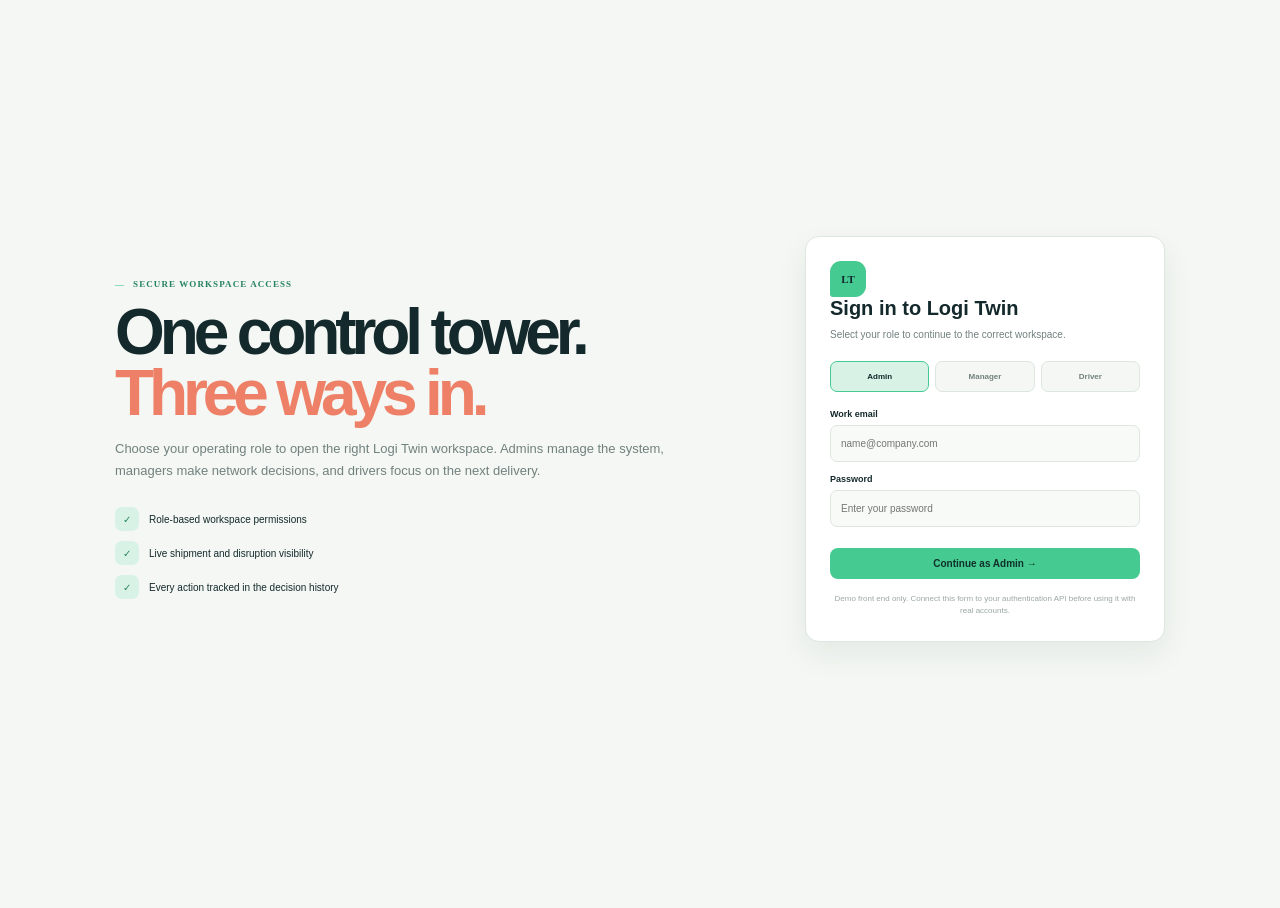
<file: frontend/index.html>
<!doctype html>
<html lang="en">
  <head>
    <meta charset="UTF-8" />
    <meta name="viewport" content="width=device-width,initial-scale=1" />
    <meta http-equiv="refresh" content="0; url=dashboard.html" />
    <title>Logi Twin AI</title>
    <link rel="stylesheet" href="css/style.css" />
  </head>
  <body>
    <p style="padding: 2rem; font-family: Arial">
      Opening Logi Twin dashboard… <a href="dashboard.html">Continue</a>
    </p>
  </body>
</html>
</file>
<file: frontend/css/style.css>
:root {
  --bg: #f4f7f3;
  --card: #fff;
  --ink: #14292c;
  --muted: #71817f;
  --line: #dde7df;
  --navy: #102a2e;
  --mint: #45ca91;
  --mint-soft: #d8f3e6;
  --coral: #ed8066;
  --coral-soft: #ffe7df;
  --amber: #e7af54;
  --amber-soft: #fff1d6;
  --blue-soft: #e4f2f9;
  --shadow: 0 12px 32px rgba(19, 54, 48, 0.07);
}
* {
  box-sizing: border-box;
}
body {
  margin: 0;
  background: var(--bg);
  color: var(--ink);
  font-family: "DM Sans", sans-serif;
}
a {
  color: inherit;
  text-decoration: none;
}
button,
input,
select {
  font: inherit;
}
button {
  cursor: pointer;
}
button:focus-visible,
input:focus-visible,
select:focus-visible {
  outline: 3px solid #9be5c5;
  outline-offset: 2px;
}
.app {
  min-height: 100vh;
  display: flex;
}
.sidebar {
  position: fixed;
  inset: 0 auto 0 0;
  width: 258px;
  padding: 26px 15px;
  color: #dcece7;
  background: var(--navy);
  overflow: auto;
}
.brand {
  display: flex;
  align-items: center;
  gap: 10px;
  padding: 0 10px 28px;
}
.mark {
  display: grid;
  place-items: center;
  width: 36px;
  height: 36px;
  color: var(--navy);
  background: var(--mint);
  border-radius: 11px 11px 11px 3px;
  font: 700 11px "Space Mono";
}
.brand strong {
  display: block;
  color: #f1fbf5;
  font-size: 16px;
}
.brand small {
  display: block;
  margin-top: 4px;
  color: #7fa29a;
  font: 8px "Space Mono";
  letter-spacing: 0.08em;
  text-transform: uppercase;
}
.workspace {
  display: flex;
  align-items: center;
  gap: 9px;
  padding: 10px;
  margin: 0 3px 27px;
  background: #ffffff12;
  border: 1px solid #ffffff18;
  border-radius: 11px;
}
.workspace-badge {
  display: grid;
  place-items: center;
  width: 29px;
  height: 29px;
  color: var(--navy);
  background: #e8c36d;
  border-radius: 8px 8px 8px 2px;
  font-weight: 700;
}
.workspace div:nth-child(2) {
  flex: 1;
}
.workspace strong {
  display: block;
  font-size: 11px;
}
.workspace small {
  display: block;
  margin-top: 3px;
  color: #82a29a;
  font-size: 8px;
}
.nav-title {
  padding: 0 11px 10px;
  color: #6a9188;
  font: 9px "Space Mono";
  letter-spacing: 0.13em;
  text-transform: uppercase;
}
.nav-title.space {
  margin-top: 27px;
}
.nav {
  display: grid;
  gap: 3px;
}
.nav a {
  display: flex;
  align-items: center;
  gap: 10px;
  padding: 11px;
  color: #a7c0b8;
  border-radius: 9px;
}
.nav a:hover {
  color: white;
  background: #ffffff12;
}
.nav a.active {
  color: #10302b;
  background: var(--mint);
  font-weight: 700;
}
.nav-copy {
  flex: 1;
}
.nav-copy strong {
  display: block;
  font-size: 11px;
}
.nav-copy small {
  display: block;
  margin-top: 4px;
  color: #71918a;
  font-size: 8px;
}
.nav a.active small {
  color: #43806a;
}
.count {
  display: grid;
  place-items: center;
  width: 19px;
  height: 19px;
  color: #ffe6dd;
  background: #ed806644;
  border-radius: 50%;
  font: 8px "Space Mono";
}
.side-status {
  display: flex;
  gap: 9px;
  padding: 13px 11px;
  margin-top: 25px;
  background: #ffffff12;
  border: 1px solid #ffffff14;
  border-radius: 11px;
}
.pulse {
  width: 8px;
  height: 8px;
  margin-top: 4px;
  background: var(--mint);
  border-radius: 50%;
  box-shadow: 0 0 0 4px #45ca9120;
}
.side-status strong {
  display: block;
  font-size: 10px;
}
.side-status small {
  display: block;
  margin-top: 4px;
  color: #82a29a;
  font-size: 8px;
}
.side-footer {
  display: flex;
  justify-content: space-between;
  padding: 13px 7px 0;
  margin-top: 14px;
  border-top: 1px solid #ffffff18;
  color: #6b8c83;
  font: 8px "Space Mono";
}
.main {
  width: calc(100% - 258px);
  margin-left: 258px;
}
.topbar {
  display: flex;
  justify-content: space-between;
  align-items: center;
  min-height: 72px;
  padding: 0 clamp(22px, 4vw, 64px);
  border-bottom: 1px solid var(--line);
}
.crumb {
  display: flex;
  gap: 8px;
  color: #a5b0ad;
  font: 10px "Space Mono";
}
.crumb strong {
  color: var(--ink);
}
.top-actions {
  display: flex;
  align-items: center;
  gap: 9px;
}
.search input {
  width: 205px;
  height: 35px;
  padding: 0 11px;
  border: 1px solid var(--line);
  border-radius: 9px;
}
.avatar {
  display: grid;
  place-items: center;
  width: 30px;
  height: 30px;
  color: var(--navy);
  background: #e6c675;
  border-radius: 9px 9px 9px 2px;
  font-size: 9px;
  font-weight: 700;
}
.user small {
  display: block;
  margin-top: 3px;
  color: #a5b0ad;
  font-size: 8px;
}
.menu {
  display: none;
}
.page {
  max-width: 1500px;
  padding: 25px clamp(22px, 4vw, 64px) 55px;
  margin: auto;
}
.banner {
  display: flex;
  justify-content: space-between;
  gap: 12px;
  padding: 10px 13px;
  color: #795a2e;
  background: #fff3d8;
  border: 1px solid #f1dfb9;
  border-radius: 10px;
  font-size: 10px;
}
.hero {
  display: flex;
  justify-content: space-between;
  align-items: end;
  gap: 30px;
  padding: 45px 0 30px;
}
.eyebrow {
  color: #258260;
  font: 700 9px "Space Mono";
  letter-spacing: 0.12em;
  text-transform: uppercase;
}
.eyebrow:before {
  content: "—";
  margin-right: 8px;
  color: var(--mint);
}
h1 {
  margin: 13px 0;
  max-width: 650px;
  font-size: clamp(42px, 5vw, 68px);
  line-height: 0.96;
  letter-spacing: -0.08em;
}
h1 span {
  color: var(--coral);
}
.hero p {
  max-width: 570px;
  color: var(--muted);
  font-size: 13px;
  line-height: 1.7;
}
.actions {
  display: flex;
  gap: 9px;
  margin-top: 22px;
}
.primary,
.secondary,
.outline {
  display: inline-flex;
  align-items: center;
  justify-content: center;
  gap: 7px;
  padding: 10px 14px;
  border-radius: 8px;
  font-size: 10px;
  font-weight: 700;
}
.primary {
  color: #10302b;
  background: var(--mint);
  border: 0;
}
.secondary,
.outline {
  color: var(--muted);
  background: transparent;
  border: 1px solid var(--line);
}
.primary:hover,
.secondary:hover,
.outline:hover {
  transform: translateY(-1px);
}
.health-card {
  min-width: 280px;
  padding: 17px;
  background: var(--card);
  border: 1px solid var(--line);
  border-radius: 13px;
  box-shadow: var(--shadow);
}
.health-head,
.health-foot {
  display: flex;
  justify-content: space-between;
  color: #a5b0ad;
  font: 8px "Space Mono";
}
.health {
  display: flex;
  justify-content: space-between;
  align-items: end;
  padding: 18px 0;
  border-top: 1px solid var(--line);
  border-bottom: 1px solid var(--line);
  margin: 13px 0;
}
.health strong {
  display: block;
  font-size: 31px;
  letter-spacing: -0.07em;
}
.health small {
  display: block;
  margin-top: 5px;
  color: var(--muted);
  font-size: 9px;
}
.health-foot strong {
  color: var(--coral);
}
.metrics {
  display: grid;
  grid-template-columns: repeat(4, 1fr);
  gap: 12px;
}
.metric,
.kpi {
  padding: 16px;
  background: var(--card);
  border: 1px solid var(--line);
  border-radius: 12px;
  box-shadow: var(--shadow);
}
.metric-label,
.kpi label {
  color: var(--muted);
  font-size: 10px;
}
.metric strong,
.kpi strong {
  display: block;
  margin-top: 15px;
  font-size: 25px;
  letter-spacing: -0.07em;
}
.metric small,
.kpi small {
  display: block;
  margin-top: 7px;
  color: #a5b0ad;
  font-size: 8px;
}
.bar {
  height: 4px;
  margin-top: 9px;
  background: #e9efea;
  border-radius: 9px;
  overflow: hidden;
}
.bar i {
  display: block;
  height: 100%;
  background: var(--mint);
  border-radius: inherit;
}
.bar.coral i {
  background: var(--coral);
}
.grid {
  display: grid;
  grid-template-columns: 1.25fr 0.75fr;
  gap: 14px;
  margin-top: 14px;
}
.panel {
  background: var(--card);
  border: 1px solid var(--line);
  border-radius: 13px;
  box-shadow: var(--shadow);
  overflow: hidden;
}
.panel-head {
  display: flex;
  justify-content: space-between;
  align-items: center;
  padding: 16px 17px;
  border-bottom: 1px solid var(--line);
}
.panel-head h2 {
  margin: 7px 0 0;
  font-size: 16px;
}
.panel-label {
  color: #a5b0ad;
  font: 8px "Space Mono";
  letter-spacing: 0.09em;
}
.map {
  position: relative;
  height: 270px;
  background: #f0f6f2;
  overflow: hidden;
  background-image:
    linear-gradient(#30645610 1px, transparent 1px),
    linear-gradient(90deg, #30645610 1px, transparent 1px);
  background-size: 31px 31px;
}
.map svg {
  position: absolute;
  width: 100%;
  height: 100%;
}
.map path {
  fill: none;
  stroke-linecap: round;
}
.route-main {
  stroke: var(--coral);
  stroke-width: 3;
}
.route-alt {
  stroke: #7bb3d1;
  stroke-width: 2.5;
}
.node {
  position: absolute;
  padding: 6px 8px;
  background: #fffffff0;
  border: 1px solid #d7e4da;
  border-radius: 7px;
  font-size: 9px;
}
.node small {
  display: block;
  margin-top: 3px;
  color: var(--muted);
  font-size: 7px;
}
.node-a {
  top: 24%;
  left: 10%;
}
.node-b {
  top: 24%;
  right: 10%;
}
.node-c {
  top: 51%;
  left: 43%;
}
.node-d {
  bottom: 15%;
  left: 10%;
}
.node-e {
  right: 8%;
  bottom: 14%;
}
.recommend {
  padding: 20px;
  color: #e9f6ef;
  background: var(--navy);
}
.recommend h2 {
  margin: 5px 0 12px;
  color: white;
}
.recommend p {
  color: #91b0a5;
  font-size: 10px;
  line-height: 1.6;
}
.recommend-stats {
  display: grid;
  grid-template-columns: repeat(3, 1fr);
  gap: 8px;
  padding: 14px 0;
  margin: 16px 0;
  border-top: 1px solid #ffffff18;
  border-bottom: 1px solid #ffffff18;
}
.recommend-stats span,
.recommend-stats small {
  display: block;
  color: #78988f;
  font-size: 8px;
}
.recommend-stats strong {
  display: block;
  margin: 5px 0;
  color: white;
  font: 12px "Space Mono";
}
.table-wrap {
  overflow: auto;
  padding: 0 9px 9px;
}
.table {
  width: 100%;
  min-width: 680px;
  border-collapse: collapse;
  text-align: left;
}
.table th {
  padding: 12px 8px;
  color: #a5b0ad;
  font: 7px "Space Mono";
  text-transform: uppercase;
}
.table td {
  padding: 12px 8px;
  border-top: 1px solid var(--line);
  font-size: 9px;
}
.status {
  display: inline-flex;
  padding: 5px 7px;
  border-radius: 5px;
  font: 7px "Space Mono";
}
.good {
  color: #278361;
  background: var(--mint-soft);
}
.watch {
  color: #a67628;
  background: var(--amber-soft);
}
.risk {
  color: #ba6049;
  background: var(--coral-soft);
}
.section {
  margin-top: 25px;
}
.section h2 {
  font-size: 18px;
}
.activity {
  display: grid;
  grid-template-columns: repeat(3, 1fr);
  gap: 11px;
}
.activity-card {
  padding: 14px;
  background: var(--card);
  border: 1px solid var(--line);
  border-radius: 10px;
}
.activity-card strong {
  display: block;
  margin-top: 7px;
  font-size: 10px;
}
.activity-card small {
  display: block;
  margin-top: 5px;
  color: var(--muted);
  font-size: 8px;
}
.footer {
  display: flex;
  justify-content: space-between;
  padding-top: 28px;
  margin-top: 34px;
  border-top: 1px solid var(--line);
  color: #a5b0ad;
  font: 8px "Space Mono";
}
.page-head {
  display: flex;
  justify-content: space-between;
  align-items: end;
  gap: 25px;
  padding: 43px 0 27px;
}
.page-head p {
  max-width: 580px;
  color: var(--muted);
  font-size: 13px;
  line-height: 1.7;
}
.page-head h1 {
  font-size: clamp(38px, 4.5vw, 60px);
}
.kpis {
  display: grid;
  grid-template-columns: repeat(4, 1fr);
  gap: 12px;
}
.kpi.dark {
  color: #eaf7f0;
  background: var(--navy);
}
.kpi.mint {
  background: var(--mint);
}
.kpi.coral {
  background: var(--coral-soft);
}
.kpi.blue {
  background: var(--blue-soft);
}
.workspace-grid {
  display: grid;
  grid-template-columns: 1.3fr 0.7fr;
  gap: 14px;
  margin-top: 14px;
}
.report-row {
  display: flex;
  align-items: center;
  gap: 11px;
  padding: 15px;
  border-bottom: 1px solid var(--line);
}
.report-row:last-child {
  border-bottom: 0;
}
.file-icon {
  display: grid;
  place-items: center;
  width: 31px;
  height: 31px;
  color: #258260;
  background: var(--mint);
  border-radius: 8px;
}
.report-main {
  flex: 1;
}
.report-main strong {
  display: block;
  font-size: 10px;
}
.report-main small {
  display: block;
  margin-top: 4px;
  color: var(--muted);
  font-size: 8px;
}
.insight {
  padding: 20px;
}
.insight strong {
  font-size: 38px;
  letter-spacing: -0.08em;
}
.insight p {
  color: var(--muted);
  font-size: 10px;
  line-height: 1.6;
}
.notice {
  display: flex;
  align-items: center;
  gap: 9px;
  padding: 11px 13px;
  margin-top: 14px;
  color: #278361;
  background: var(--mint);
  border-radius: 9px;
  font-size: 10px;
}
.notice span {
  flex: 1;
}
.notice button {
  color: #278361;
  background: transparent;
  font-size: 9px;
}
.tabs {
  display: flex;
  gap: 4px;
  padding: 5px;
  background: #edf1eb;
  border: 1px solid var(--line);
  border-radius: 9px;
}
.tabs button {
  padding: 9px 13px;
  border: 0;
  border-radius: 6px;
  background: transparent;
  color: var(--muted);
  font-size: 9px;
  font-weight: 700;
}
.tabs button.active {
  color: var(--ink);
  background: white;
  box-shadow: var(--shadow);
}
.settings-grid {
  display: grid;
  grid-template-columns: 1.25fr 0.75fr;
  gap: 14px;
  margin-top: 14px;
}
.settings-field,
.rule {
  display: flex;
  align-items: center;
  justify-content: space-between;
  gap: 20px;
  padding: 17px;
  border-bottom: 1px solid var(--line);
}
.settings-field strong,
.rule strong {
  display: block;
  font-size: 10px;
}
.settings-field small,
.rule small {
  display: block;
  margin-top: 4px;
  color: var(--muted);
  font-size: 8px;
}
.settings-field input,
.settings-field select {
  width: 210px;
  height: 35px;
  padding: 0 9px;
  border: 1px solid var(--line);
  border-radius: 7px;
  background: #f7f9f5;
  font-size: 9px;
}
.rule-icon {
  display: grid;
  place-items: center;
  width: 29px;
  height: 29px;
  margin-right: 10px;
  border-radius: 8px;
  background: var(--mint);
}
.rule {
  justify-content: flex-start;
}
.rule > div:nth-child(2) {
  flex: 1;
}
.toggle {
  width: 34px;
  height: 19px;
  padding: 2px;
  border: 0;
  border-radius: 12px;
  background: #d5dfd8;
}
.toggle i {
  display: block;
  width: 15px;
  height: 15px;
  background: white;
  border-radius: 50%;
  transition: 0.2s;
}
.toggle.on {
  background: var(--mint);
}
.toggle.on i {
  transform: translateX(15px);
}
.integration,
.security {
  display: flex;
  align-items: center;
  gap: 11px;
  padding: 14px;
  margin-top: 14px;
  background: var(--card);
  border: 1px solid var(--line);
  border-radius: 10px;
  box-shadow: var(--shadow);
}
.integration div:nth-child(2) {
  flex: 1;
}
.integration strong,
.security strong {
  display: block;
  font-size: 10px;
}
.integration small,
.security small {
  display: block;
  margin-top: 4px;
  color: var(--muted);
  font-size: 8px;
}
.security-grid {
  display: grid;
  grid-template-columns: repeat(3, 1fr);
  gap: 11px;
}
.security {
  margin-top: 14px;
}
.security div {
  flex: 1;
}
@media (max-width: 1050px) {
  .sidebar {
    width: 225px;
  }
  .main {
    width: calc(100% - 225px);
    margin-left: 225px;
  }
  .metrics,
  .kpis {
    grid-template-columns: repeat(2, 1fr);
  }
  .grid,
  .workspace-grid,
  .settings-grid {
    grid-template-columns: 1fr;
  }
  .security-grid {
    grid-template-columns: 1fr;
  }
}
@media (max-width: 700px) {
  .sidebar {
    display: none;
  }
  .main {
    width: 100%;
    margin-left: 0;
  }
  .topbar {
    padding: 0 16px;
  }
  .search {
    display: none;
  }
  .menu {
    display: block;
  }
  .page {
    padding: 18px 15px 40px;
  }
  .banner {
    display: block;
  }
  .hero,
  .page-head {
    display: block;
    padding: 32px 0 24px;
  }
  .health-card {
    margin-top: 22px;
  }
  .actions {
    display: grid;
  }
  .metrics,
  .kpis {
    grid-template-columns: 1fr 1fr;
    gap: 9px;
  }
  .metric,
  .kpi {
    padding: 13px;
  }
  .activity {
    grid-template-columns: 1fr;
  }
  .report-row {
    flex-wrap: wrap;
  }
  .settings-field {
    display: block;
  }
  .settings-field input,
  .settings-field select {
    width: 100%;
    margin-top: 10px;
  }
  .tabs {
    overflow: auto;
  }
  .tabs button {
    white-space: nowrap;
  }
  .footer {
    display: block;
  }
  .footer span {
    display: block;
    margin-top: 7px;
  }
}

.toast {
  position: fixed;
  right: 20px;
  bottom: 20px;
  z-index: 30;
  max-width: 350px;
  padding: 11px 14px;
  color: #e9f6ef;
  background: var(--navy);
  border-radius: 8px;
  box-shadow: var(--shadow);
  font-size: 10px;
  opacity: 0;
  transform: translateY(8px);
  transition: 0.2s ease;
  pointer-events: none;
}
.toast.show {
  opacity: 1;
  transform: translateY(0);
}

.role-login {
  display: inline-flex;
  align-items: center;
  gap: 6px;
  height: 35px;
  padding: 0 10px;
  color: #276f59;
  background: var(--mint-soft);
  border: 1px solid #bce9d3;
  border-radius: 8px;
  font-size: 9px;
}
.role-login:hover {
  background: var(--mint);
}
.role-login span {
  font-size: 14px;
}
.role-login strong {
  font-size: 9px;
}
.auth-wrap {
  display: grid;
  grid-template-columns: minmax(0, 1fr) 360px;
  gap: 28px;
  align-items: center;
  min-height: calc(100vh - 72px);
  max-width: 1050px;
  margin: auto;
}
.auth-copy h1 {
  max-width: 570px;
}
.auth-copy p {
  max-width: 560px;
  color: var(--muted);
  font-size: 13px;
  line-height: 1.7;
}
.auth-points {
  display: grid;
  gap: 10px;
  margin-top: 25px;
}
.auth-point {
  display: flex;
  gap: 10px;
  align-items: center;
  color: var(--ink-soft);
  font-size: 10px;
}
.auth-point i {
  display: grid;
  place-items: center;
  width: 24px;
  height: 24px;
  color: #278361;
  background: var(--mint-soft);
  border-radius: 7px;
  font-style: normal;
}
.auth-card {
  padding: 24px;
  background: var(--card);
  border: 1px solid var(--line);
  border-radius: 14px;
  box-shadow: var(--shadow);
}
.auth-card h2 {
  margin: 0 0 7px;
  font-size: 20px;
}
.auth-card > p {
  margin: 0 0 19px;
  color: var(--muted);
  font-size: 10px;
  line-height: 1.5;
}
.role-grid {
  display: grid;
  grid-template-columns: repeat(3, 1fr);
  gap: 6px;
  margin-bottom: 17px;
}
.role-button {
  padding: 10px 5px;
  color: var(--muted);
  background: var(--bg);
  border: 1px solid var(--line);
  border-radius: 7px;
  font-size: 8px;
  font-weight: 700;
}
.role-button.active {
  color: var(--ink);
  background: var(--mint-soft);
  border-color: var(--mint);
}
.form-field {
  display: block;
  margin: 12px 0;
}
.form-field span {
  display: block;
  margin-bottom: 6px;
  color: var(--ink);
  font-size: 9px;
  font-weight: 700;
}
.form-field input {
  width: 100%;
  height: 37px;
  padding: 0 10px;
  border: 1px solid var(--line);
  border-radius: 7px;
  background: #f8faf7;
  font-size: 10px;
}
.form-field input:focus {
  border-color: var(--mint);
  outline: 0;
}
.auth-card .primary {
  width: 100%;
  margin-top: 9px;
}
.auth-note {
  margin-top: 14px;
  color: #9aa8a3;
  font-size: 8px;
  line-height: 1.5;
  text-align: center;
}
.logout-button {
  display: none;
}
.prediction-card {
  padding: 20px;
}
.prediction-form {
  display: grid;
  grid-template-columns: repeat(4, 1fr);
  gap: 10px;
  align-items: end;
}
.prediction-form label {
  display: block;
  color: var(--muted);
  font-size: 9px;
  font-weight: 700;
}
.prediction-form input,
.prediction-form select {
  width: 100%;
  height: 36px;
  margin-top: 6px;
  padding: 0 9px;
  border: 1px solid var(--line);
  border-radius: 7px;
  background: #f8faf7;
  font-size: 9px;
}
.prediction-form button {
  height: 36px;
}
.prediction-result {
  display: none;
  grid-template-columns: 1.15fr 0.85fr;
  gap: 14px;
  margin-top: 14px;
}
.prediction-result.visible {
  display: grid;
}
.exact-date {
  padding: 21px;
  color: #e9f6ef;
  background: var(--navy);
  border-radius: 12px;
}
.exact-date .panel-label {
  color: #8bb0a1;
}
.exact-date h2 {
  margin: 8px 0;
  color: white;
  font-size: 25px;
}
.exact-date strong {
  display: block;
  margin: 14px 0 5px;
  color: var(--mint);
  font-size: 37px;
  letter-spacing: -0.06em;
}
.exact-date p {
  margin: 0;
  color: #9bb7ac;
  font-size: 10px;
  line-height: 1.5;
}
.date-meta {
  display: grid;
  grid-template-columns: repeat(3, 1fr);
  gap: 8px;
  padding-top: 15px;
  margin-top: 16px;
  border-top: 1px solid #ffffff1f;
}
.date-meta span {
  display: block;
  color: #7b9a90;
  font-size: 8px;
}
.date-meta b {
  display: block;
  margin-top: 4px;
  color: white;
  font: 10px "Space Mono";
}
.confidence-card {
  padding: 20px;
}
.confidence-card h2 {
  margin: 6px 0 13px;
  font-size: 16px;
}
.confidence-score {
  display: flex;
  align-items: end;
  gap: 9px;
}
.confidence-score strong {
  font-size: 36px;
  letter-spacing: -0.07em;
}
.confidence-score span {
  padding-bottom: 6px;
  color: #278361;
  font-size: 9px;
  font-weight: 700;
}
.check-list {
  display: grid;
  gap: 10px;
  margin-top: 17px;
}
.check-list div {
  display: flex;
  justify-content: space-between;
  gap: 10px;
  padding-bottom: 9px;
  border-bottom: 1px solid var(--line);
  color: var(--muted);
  font-size: 9px;
}
.check-list b {
  color: var(--ink);
  font-size: 9px;
}
.predict-table td strong {
  font-size: 10px;
}
@media (max-width: 900px) {
  .auth-wrap {
    grid-template-columns: 1fr;
    max-width: 600px;
  }
  .auth-copy {
    padding-top: 30px;
  }
  .prediction-form {
    grid-template-columns: repeat(2, 1fr);
  }
  .prediction-result {
    grid-template-columns: 1fr;
  }
}
@media (max-width: 600px) {
  .role-login strong {
    display: none;
  }
  .role-login {
    width: 34px;
    justify-content: center;
    padding: 0;
  }
  .auth-wrap {
    display: block;
  }
  .auth-copy {
    padding: 28px 0 18px;
  }
  .auth-copy h1 {
    font-size: 42px;
  }
  .auth-card {
    margin-bottom: 30px;
  }
  .prediction-form {
    grid-template-columns: 1fr;
  }
  .prediction-result {
    grid-template-columns: 1fr;
  }
  .date-meta {
    grid-template-columns: 1fr 1fr;
  }
}
</file>
